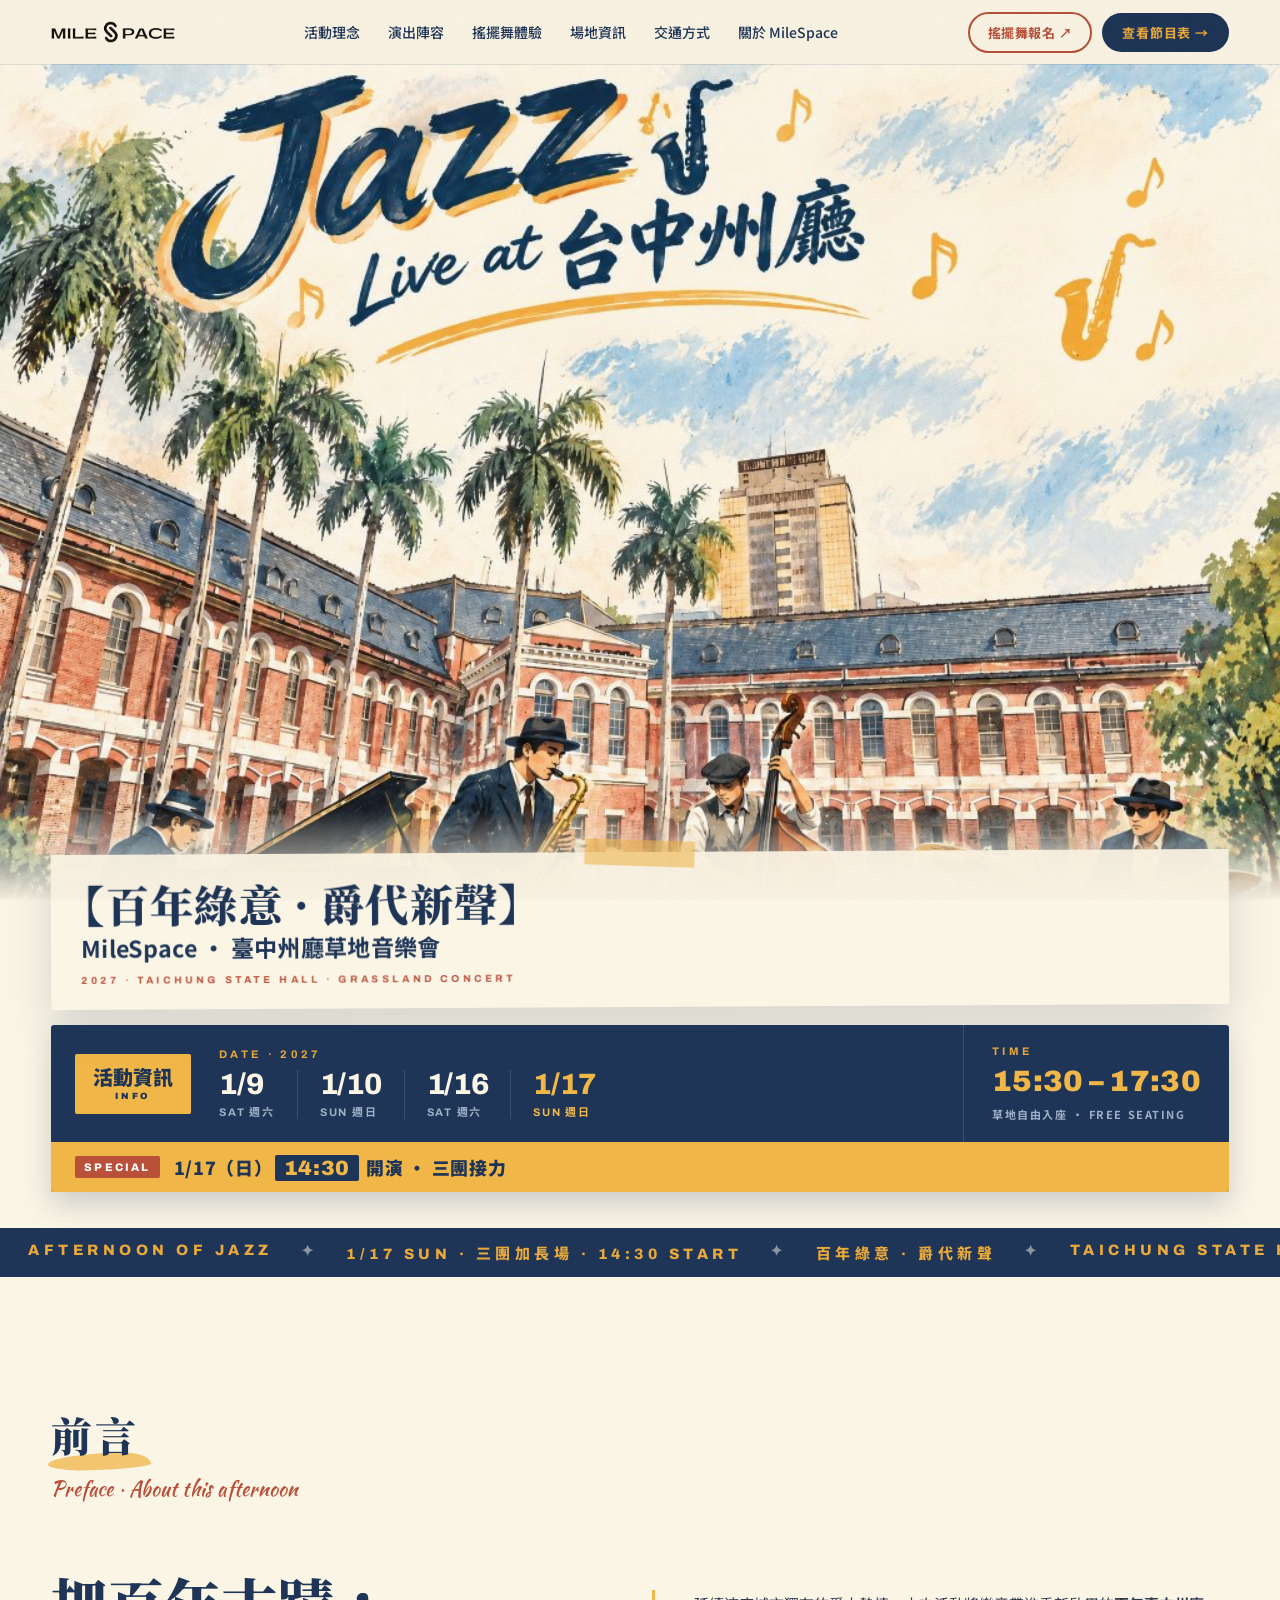
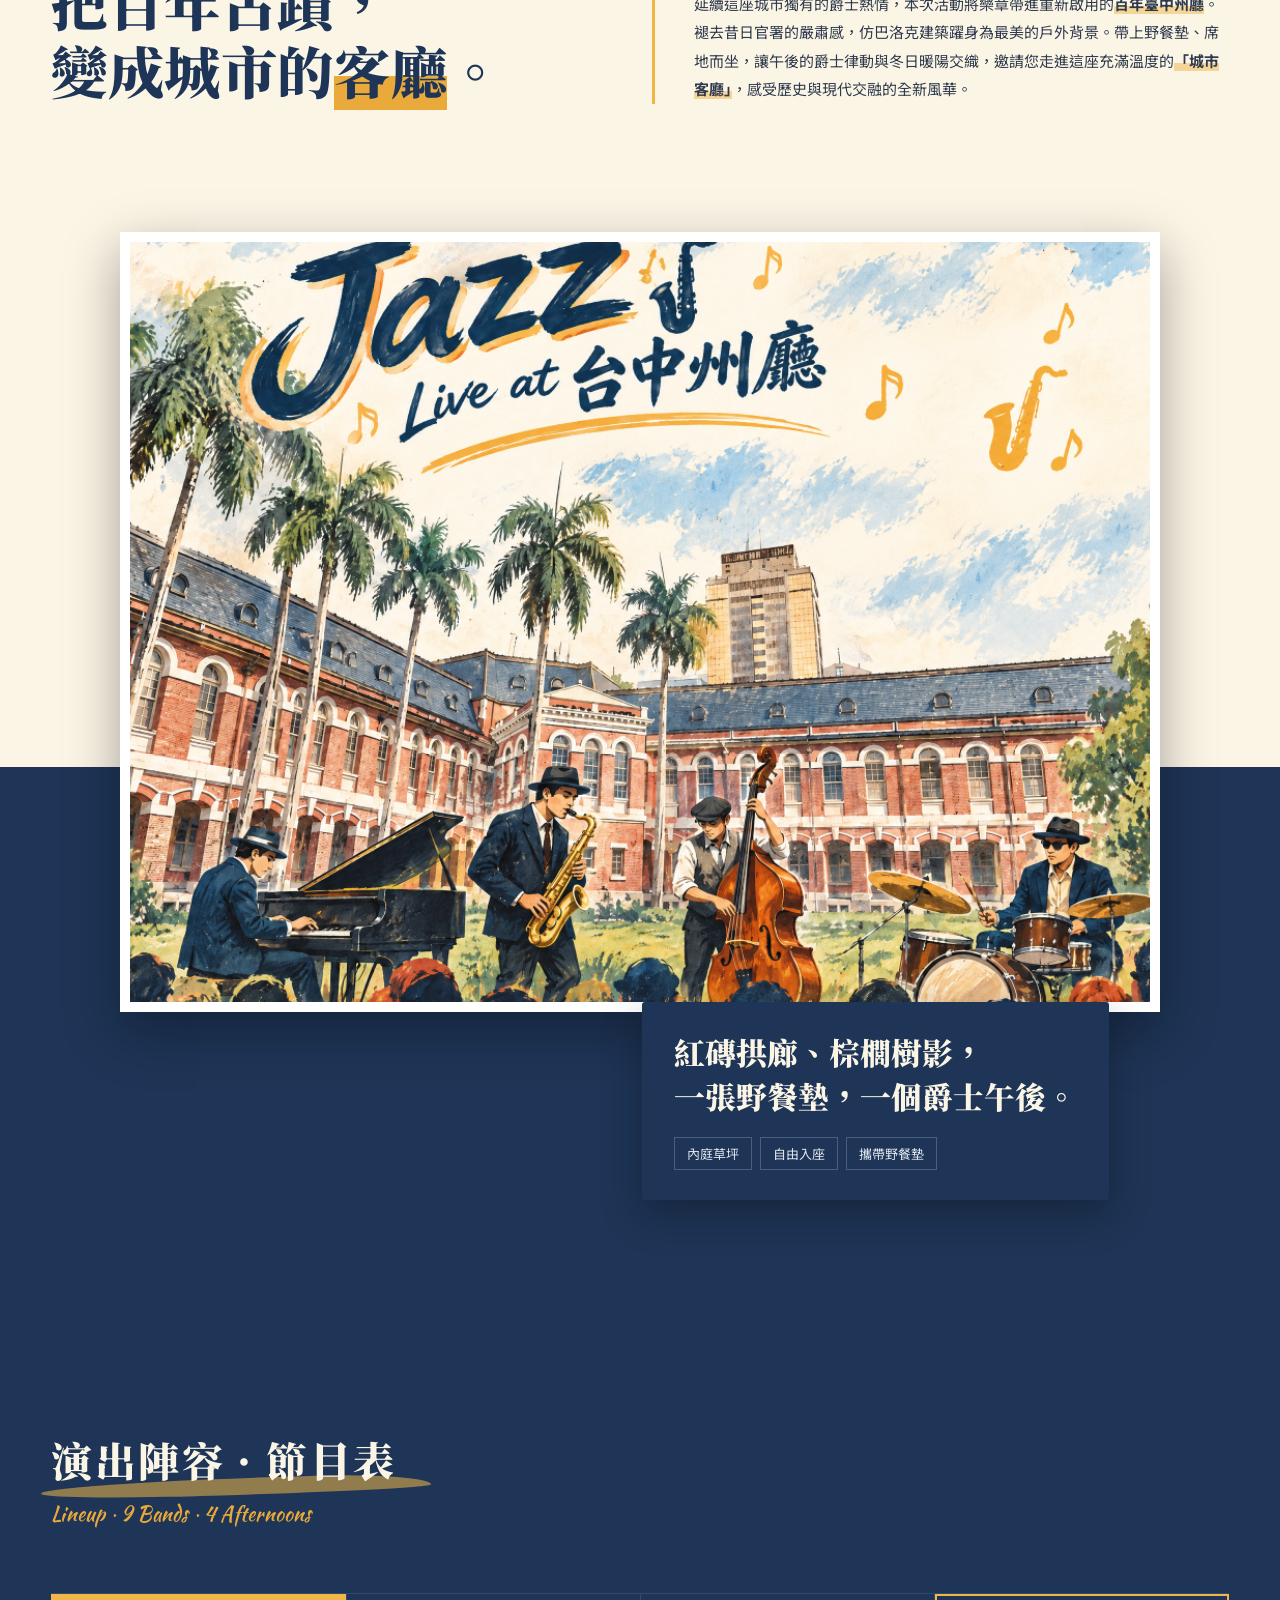
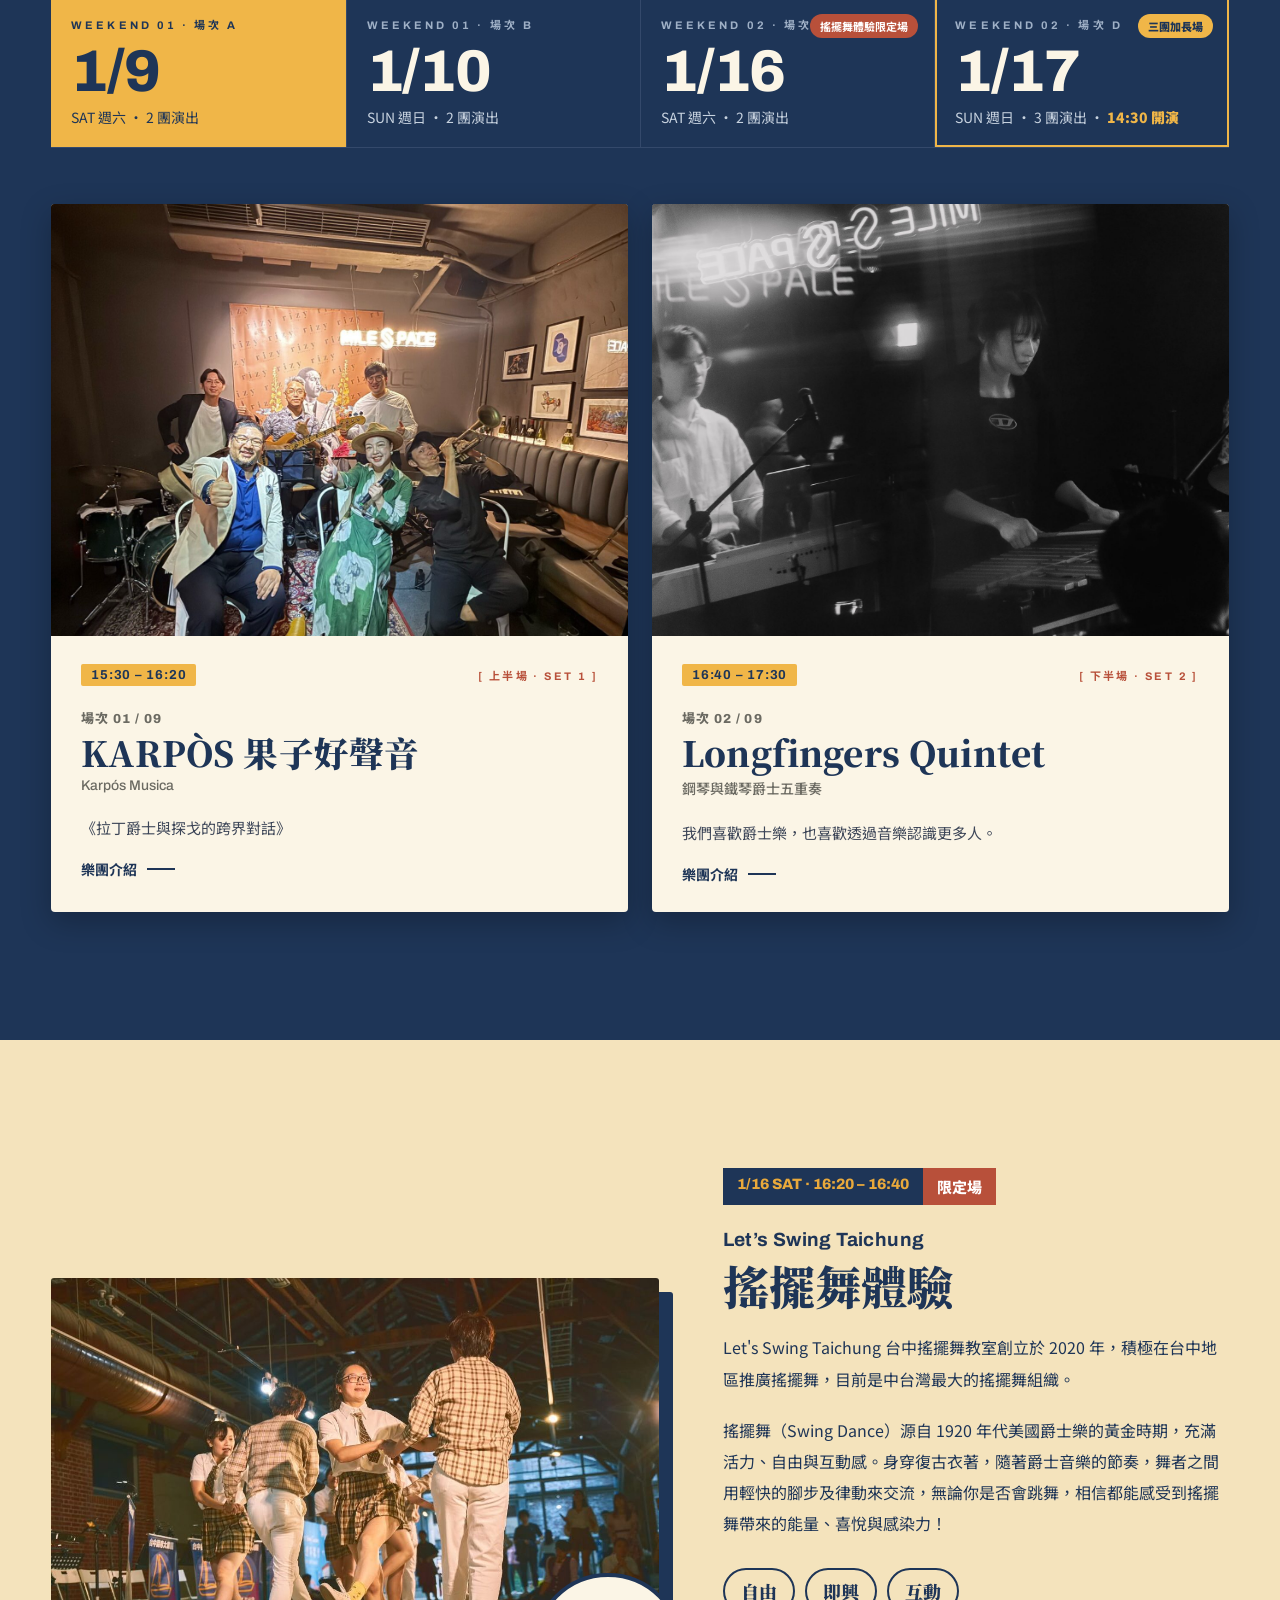
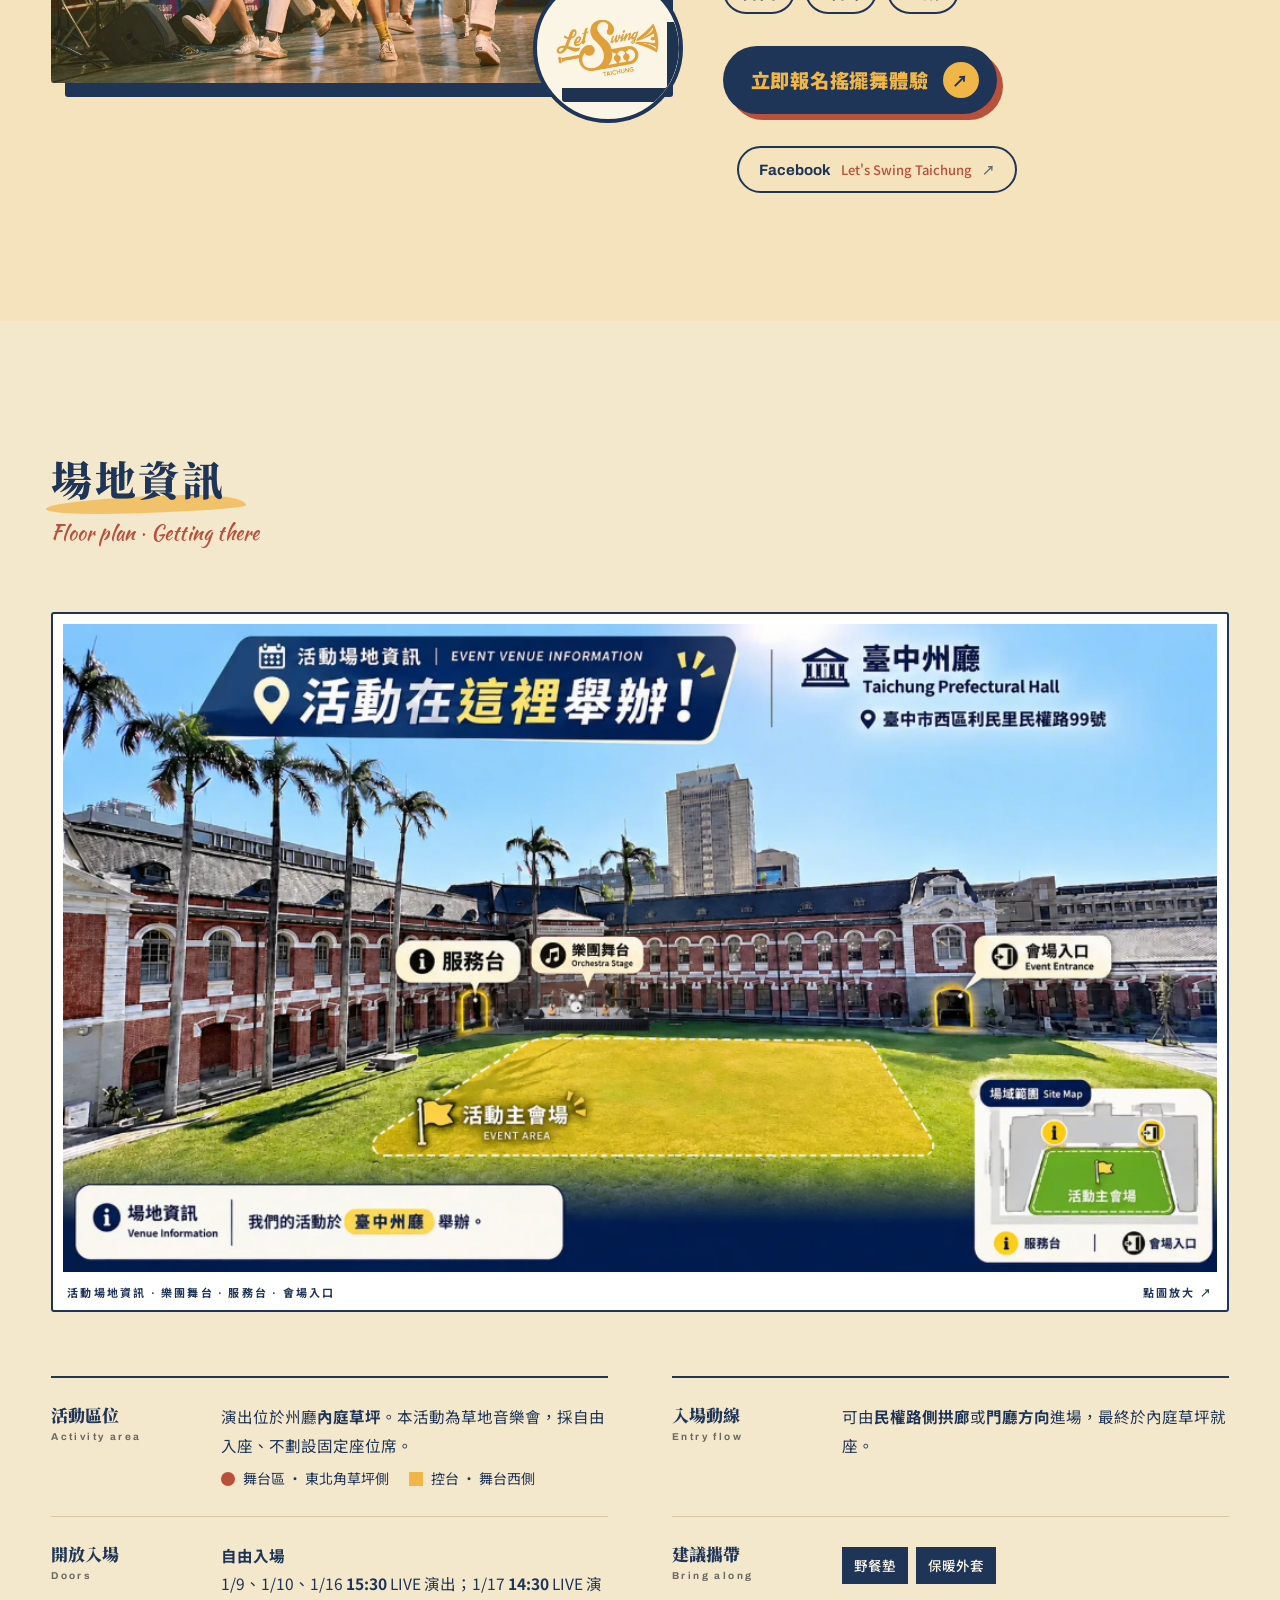
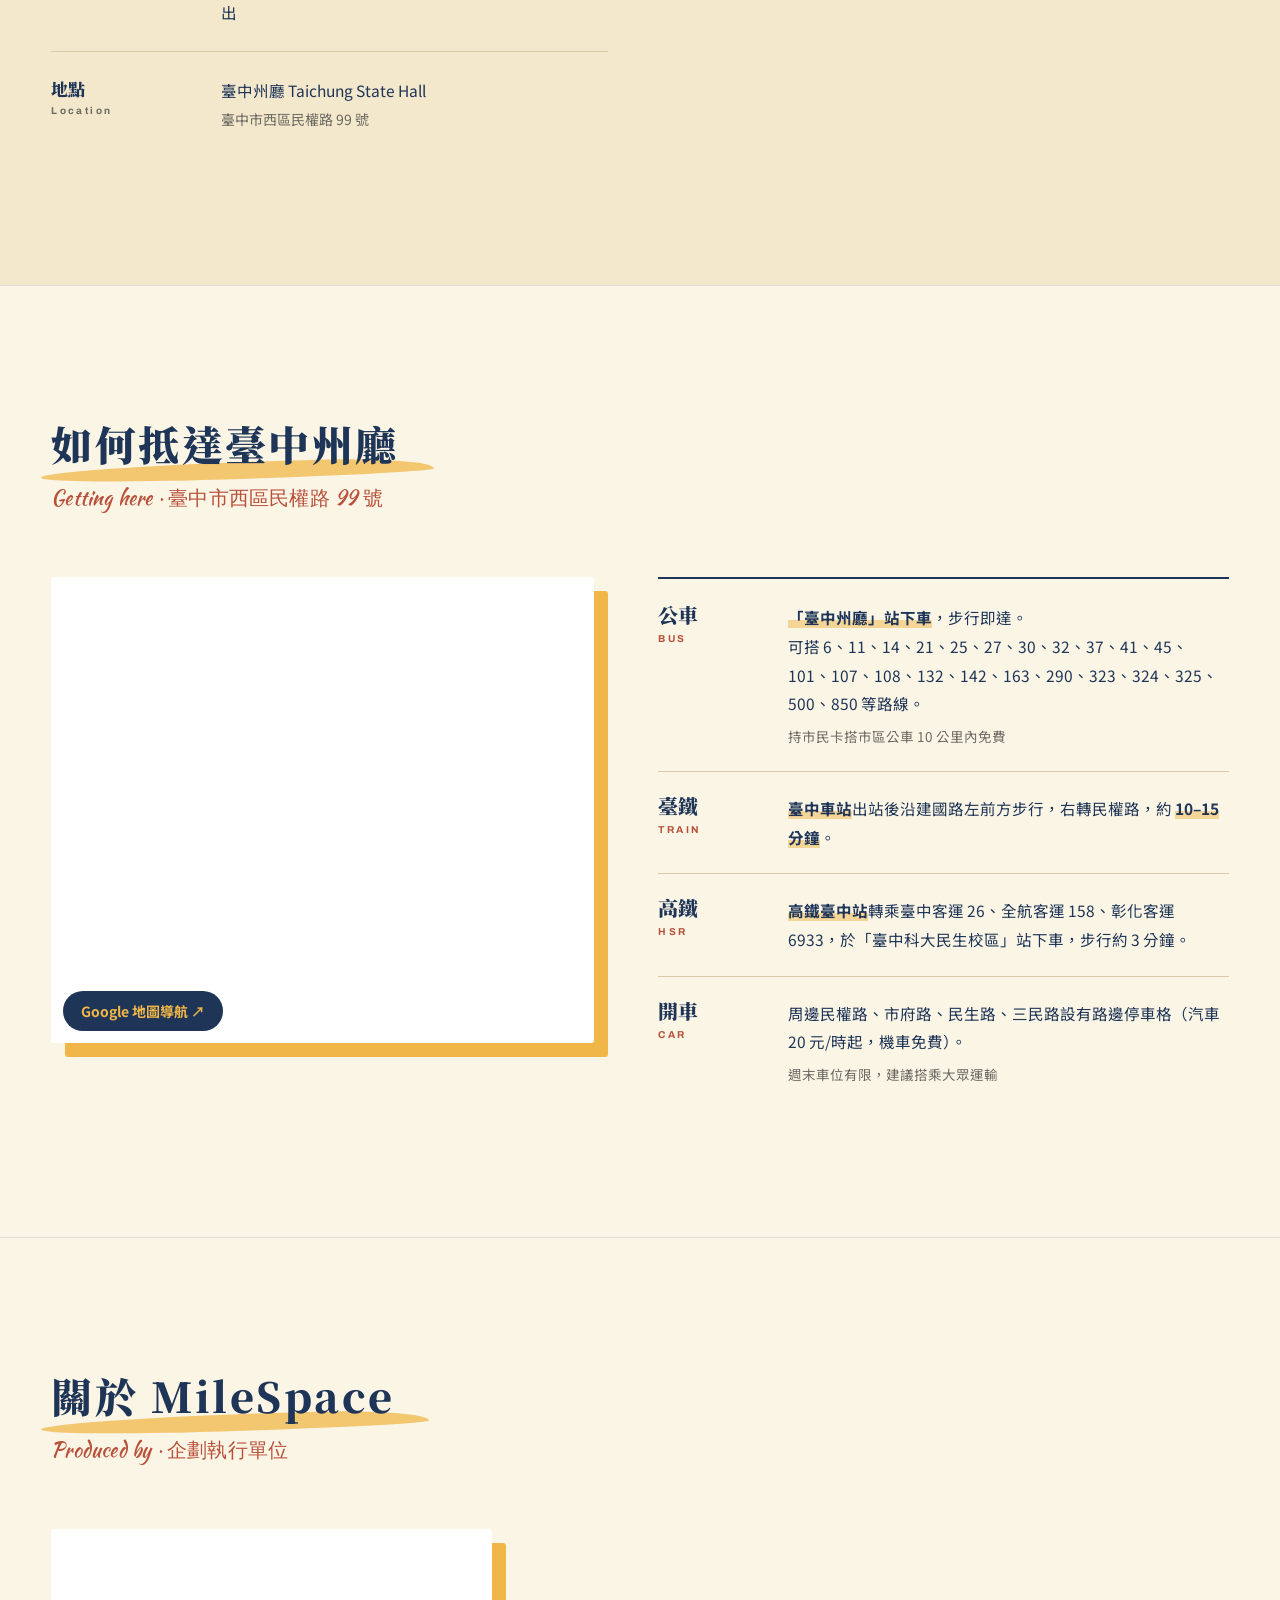
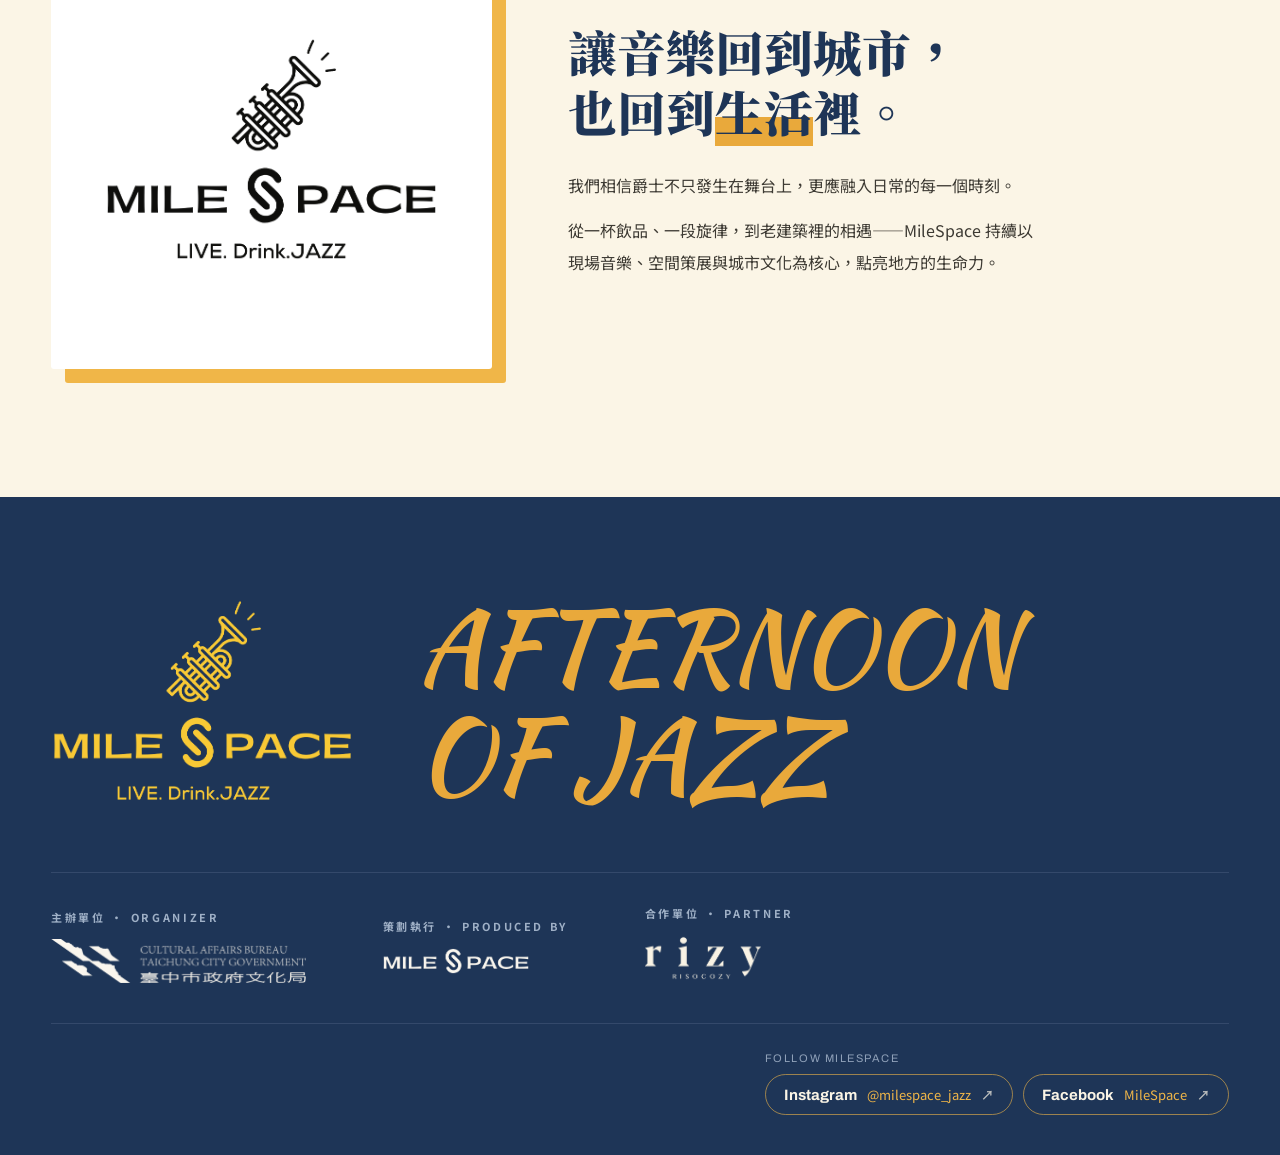
<file: index.html>
<!doctype html>
<html lang="zh-Hant">
<head>
<meta charset="utf-8">
<meta name="build" content="2026-11-23b">
<meta http-equiv="Cache-Control" content="no-cache">
<meta name="viewport" content="width=device-width,initial-scale=1">
<title>【百年綠意 · 爵代新聲】MileSpace · 臺中州廳草地音樂會 2027</title>
<link rel="preconnect" href="https://fonts.googleapis.com">
<link href="https://fonts.googleapis.com/css2?family=Archivo:wght@500;700;800;900&family=Kaushan+Script&family=Noto+Serif+TC:wght@700;900&family=Noto+Sans+TC:wght@400;500;700;900&display=swap" rel="stylesheet">
<link rel="stylesheet" href="site.css?v=20261123b">
</head>
<body>

<nav class="nav" id="nav">
  <div class="wrap">
    <a href="#top" class="logo" aria-label="MileSpace"><img class="lg-d" src="assets/wordmark_dark.png" alt="MileSpace"><img class="lg-l" src="assets/wordmark_light.png" alt=""></a>
    <ul>
      <li><a href="#about">活動理念</a></li>
      <li><a href="#lineup">演出陣容</a></li>
      <li><a href="#swing">搖擺舞體驗</a></li>
      <li><a href="#venue">場地資訊</a></li>
      <li><a href="#access">交通方式</a></li>
      <li><a href="#milespace">關於 MileSpace</a></li>
    </ul>
    <div class="nav-act">
      <a href="https://forms.gle/MwZm1HSQB5UjxSRq8" class="nav-signup" target="_blank" rel="noopener">搖擺舞報名 ↗</a>
      <a href="#lineup" class="cta">查看節目表 →</a>
    </div>
  </div>
</nav>

<!-- HERO -->
<header class="hero" id="top" data-screen-label="01 Hero">
  <div class="art"></div>
  <div class="banner">
    <h1><span class="a">【百年綠意 · 爵代新聲】</span><span class="b">MileSpace · 臺中州廳草地音樂會</span></h1>
    <div class="en">2027 · TAICHUNG STATE HALL · GRASSLAND CONCERT</div>
  </div>
  <div class="spacer"></div>
  <div class="infobar ib2">
    <div class="tag">活動資訊<small>INFO</small></div>
    <div class="cell ib-date">
      <div class="lbl">DATE · 2027</div>
      <div class="dates">
        <a href="#lineup" data-day="0109"><b>1/9</b><span>SAT 週六</span></a>
        <a href="#lineup" data-day="0110"><b>1/10</b><span>SUN 週日</span></a>
        <a href="#lineup" data-day="0116"><b>1/16</b><span>SAT 週六</span></a>
        <a href="#lineup" data-day="0117" class="sp"><b>1/17</b><span>SUN 週日</span></a>
      </div>
    </div>
    <div class="cell ib-time">
      <div class="lbl">TIME</div>
      <div class="t">15:30 – 17:30</div>
      <small>草地自由入座 · FREE SEATING</small>
    </div>
    <div class="ib-sp"><i>SPECIAL</i><span>1/17（日）<b>14:30</b> 開演 · 三團接力</span></div>
  </div>
</header>

<div class="marquee" aria-hidden="true"><div class="track" id="mq"></div></div>

<!-- PREFACE -->
<section class="block preface" id="about" data-screen-label="02 Preface">
  <div class="wrap">
    <div class="shead-wrap reveal">
      <div class="shead"><h2>前言</h2></div>
      <div class="ssub eyebrow">Preface · About this afternoon</div>
    </div>
    <div class="grid pf2">
      <p class="big reveal">把百年古蹟，<br>變成城市的<em>客廳</em>。</p>
      <p class="pf-body reveal">延續這座城市獨有的爵士熱情，本次活動將樂章帶進重新啟用的<b>百年臺中州廳</b>。褪去昔日官署的嚴肅感，仿巴洛克建築躍身為最美的戶外背景。帶上野餐墊、席地而坐，讓午後的爵士律動與冬日暖陽交織，邀請您走進這座充滿溫度的<b>「城市客廳」</b>，感受歷史與現代交融的全新風華。</p>
    </div>
  </div>
</section>

<!-- SCENE -->
<section class="scene" id="scene" data-screen-label="03 Scene">
  <div class="scene-frame">
    <img src="assets/jazz-afternoon.png" alt="臺中州廳草地爵士音樂會" id="sceneImg">
  </div>
  <div class="wrap scene-cap-wrap">
    <div class="scene-cap reveal">
      <p class="q" style="margin-top:0">紅磚拱廊、棕櫚樹影，<br>一張野餐墊，一個爵士午後。</p>
      <div class="tags"><span>內庭草坪</span><span>自由入座</span><span>攜帶野餐墊</span></div>
    </div>
  </div>
</section>

<!-- LINEUP -->
<section class="block lineup dark" id="lineup" data-screen-label="04 Lineup">
  <div class="wrap">
    <div class="shead-wrap reveal">
      <div class="shead"><h2>演出陣容 · 節目表</h2></div>
      <div class="ssub eyebrow">Lineup · 9 Bands · 4 Afternoons</div>
    </div>
    <div class="daytabs" id="daytabs" role="tablist"></div>
    <div class="special" id="special" hidden></div>
    <div class="dayview">
      <div class="bands" id="bands"></div>
    </div>
  </div>
</section>

<!-- SWING -->
<section class="block dance" id="swing" data-screen-label="05 Swing Dance">
  <div class="wrap">
    <div class="grid">
      <div class="ph reveal">
        <img src="assets/dance_v2.jpg" alt="Let's Swing Taichung 搖擺舞">
        <div class="badge"><img src="assets/dance2.jpg" alt="Let's Swing Taichung logo"></div>
      </div>
      <div class="reveal">
        <div class="when"><span>1/16 SAT · 16:20 – 16:40</span><span>限定場</span></div>
        <h3><small>Let’s Swing Taichung</small>搖擺舞體驗</h3>
        <p>Let's Swing Taichung 台中搖擺舞教室創立於 2020 年，積極在台中地區推廣搖擺舞，目前是中台灣最大的搖擺舞組織。</p>
        <p>搖擺舞（Swing Dance）源自 1920 年代美國爵士樂的黃金時期，充滿活力、自由與互動感。身穿復古衣著，隨著爵士音樂的節奏，舞者之間用輕快的腳步及律動來交流，無論你是否會跳舞，相信都能感受到搖擺舞帶來的能量、喜悅與感染力！</p>
        <div class="kw"><span>自由</span><span>即興</span><span>互動</span></div>
        <a class="signup" href="https://forms.gle/MwZm1HSQB5UjxSRq8" target="_blank" rel="noopener"><span>立即報名搖擺舞體驗</span><i>↗</i></a>
        <a class="dance-fb" href="https://www.facebook.com/Letsswingtaichung" target="_blank" rel="noopener">Facebook<span>Let's Swing Taichung</span></a>
      </div>
    </div>
  </div>
</section>

<!-- VENUE -->
<section class="block venue" id="venue" data-screen-label="06 Venue">
  <div class="wrap">
    <div class="shead-wrap reveal">
      <div class="shead"><h2>場地資訊</h2></div>
      <div class="ssub eyebrow">Floor plan · Getting there</div>
    </div>
    <div class="grid">
      <div class="map reveal">
        <a href="assets/venue_info_v2.png" target="_blank" rel="noopener"><img src="assets/venue_info_v2.png" alt="臺中州廳活動場地資訊：活動主會場、樂團舞台、服務台、會場入口位置"></a>
        <div class="cap"><span>活動場地資訊 · 樂團舞台 · 服務台 · 會場入口</span><span>點圖放大 ↗</span></div>
      </div>
      <dl class="reveal">
        <div><dt>活動區位<small>Activity area</small></dt><dd>演出位於州廳<b>內庭草坪</b>。本活動為草地音樂會，採自由入座、不劃設固定座位席。
          <div class="legend"><span><i style="background:var(--red);border-radius:50%"></i>舞台區 · 東北角草坪側</span><span><i style="background:var(--y2)"></i>控台 · 舞台西側</span></div></dd></div>
        <div><dt>入場動線<small>Entry flow</small></dt><dd>可由<b>民權路側拱廊</b>或<b>門廳方向</b>進場，最終於內庭草坪就座。</dd></div>
        <div><dt>開放入場<small>Doors</small></dt><dd><b>自由入場</b><br>1/9、1/10、1/16 <b>15:30</b> LIVE 演出；1/17 <b>14:30</b> LIVE 演出</dd></div>
        <div><dt>建議攜帶<small>Bring along</small></dt><dd><div class="bring"><span>野餐墊</span><span>保暖外套</span></div></dd></div>
        <div><dt>地點<small>Location</small></dt><dd>臺中州廳 Taichung State Hall<br><span style="color:var(--muted);font-size:14px">臺中市西區民權路 99 號</span></dd></div>
      </dl>
    </div>
  </div>
</section>

<!-- ACCESS -->
<section class="block access" id="access" data-screen-label="07 Access">
  <div class="wrap">
    <div class="shead-wrap reveal">
      <div class="shead"><h2>如何抵達臺中州廳</h2></div>
      <div class="ssub eyebrow">Getting here · 臺中市西區民權路 99 號</div>
    </div>
    <div class="ac-grid">
      <div class="ac-map reveal">
        <iframe src="https://www.google.com/maps?q=%E8%87%BA%E4%B8%AD%E5%B7%9E%E5%BB%B3&z=17&output=embed" loading="lazy" referrerpolicy="no-referrer-when-downgrade" title="臺中州廳地圖"></iframe>
        <a class="ac-go" href="https://www.google.com/maps/dir/?api=1&destination=%E8%87%BA%E4%B8%AD%E5%B7%9E%E5%BB%B3" target="_blank" rel="noopener">Google 地圖導航 ↗</a>
      </div>
      <ol class="ac-list reveal">
        <li><span class="k">公車<small>BUS</small></span><div><b>「臺中州廳」站下車</b>，步行即達。<br>可搭 6、11、14、21、25、27、30、32、37、41、45、101、107、108、132、142、163、290、323、324、325、500、850 等路線。<em>持市民卡搭市區公車 10 公里內免費</em></div></li>
        <li><span class="k">臺鐵<small>TRAIN</small></span><div><b>臺中車站</b>出站後沿建國路左前方步行，右轉民權路，約 <b>10–15 分鐘</b>。</div></li>
        <li><span class="k">高鐵<small>HSR</small></span><div><b>高鐵臺中站</b>轉乘臺中客運 26、全航客運 158、彰化客運 6933，於「臺中科大民生校區」站下車，步行約 3 分鐘。</div></li>
        <li><span class="k">開車<small>CAR</small></span><div>周邊民權路、市府路、民生路、三民路設有路邊停車格（汽車 20 元/時起，機車免費）。<em>週末車位有限，建議搭乘大眾運輸</em></div></li>
      </ol>
    </div>
  </div>
</section>

<!-- ABOUT MILESPACE -->
<section class="block ms-about" id="milespace" data-screen-label="08 About MileSpace">
  <div class="wrap">
    <div class="shead-wrap reveal">
      <div class="shead"><h2>關於 MileSpace</h2></div>
      <div class="ssub eyebrow">Produced by · 企劃執行單位</div>
    </div>
    <div class="ms-grid">
      <div class="ms-logo reveal"><img src="assets/logo_dark.png" alt="MileSpace · LIVE. Drink. JAZZ"></div>
      <div class="ms-copy reveal">
        <p class="ms-lead">讓音樂回到城市，<br>也回到<em>生活</em>裡。</p>
        <p>我們相信爵士不只發生在舞台上，更應融入日常的每一個時刻。</p>
        <p>從一杯飲品、一段旋律，到老建築裡的相遇——MileSpace 持續以現場音樂、空間策展與城市文化為核心，點亮地方的生命力。</p>
      </div>
    </div>
  </div>
</section>

<footer data-screen-label="09 Footer">
  <div class="wrap">
    <div class="foot-brand"><img src="assets/logo_yellow.png" alt="MileSpace · LIVE. Drink. JAZZ"><div class="big">AFTERNOON<br>OF JAZZ</div></div>
    <div class="credits">
      <div><small>主辦單位 · ORGANIZER</small><img class="cr-gov" src="assets/tccab_light.png" alt="臺中市政府文化局"></div>
      <div><small>策劃執行 · PRODUCED BY</small><img class="cr-ms" src="assets/wordmark_light.png" alt="MileSpace"></div>
      <div><small>合作單位 · PARTNER</small><img class="cr-rizy" src="assets/rizy_light.png" alt="rizy RISOCOZY"></div>
    </div>
    <div class="row">
      <div class="social">
        <small>FOLLOW MILESPACE</small>
        <div class="social-links">
          <a href="https://www.instagram.com/milespace_jazz/" target="_blank" rel="noopener">Instagram<span>@milespace_jazz</span></a>
          <a href="https://www.facebook.com/profile.php?id=100095551352360" target="_blank" rel="noopener">Facebook<span>MileSpace</span></a>
        </div>
      </div>
    </div>
  </div>
</footer>

<!-- BAND MODAL -->
<div class="modal" id="modal" aria-hidden="true">
  <div class="bg" data-close></div>
  <div class="sheet" id="sheet" role="dialog" aria-modal="true"></div>
</div>

<script src="data.js?v=20261120b"></script>
<script src="site.js?v=20261120b"></script>
</body>
</html>
</file>
<file: site.css>
:root{
  /* Watercolor theme — sampled from the "Jazz Live at 台中州廳" painting */
  --y:#E9A93B; --y2:#F0B648; --ink:#1E3557; --ink2:#16284a; --cream:#FBF5E6; --cream2:#F3E7CC;
  --red:#B8503A; --muted:#6b6a62; --green:#5E7F4A; --sky:#7FA6CC;
  --zh:"Noto Sans TC",system-ui,sans-serif;
  --serif:"Noto Serif TC","Noto Sans TC",serif;
  --script:"Kaushan Script",cursive;
  --disp:"Archivo","Noto Sans TC",sans-serif;
  --mono:"JetBrains Mono",ui-monospace,monospace;
}
*{box-sizing:border-box;margin:0;padding:0}
html{scroll-behavior:smooth;scroll-padding-top:64px}
body{font-family:var(--zh);background:var(--cream);color:var(--ink);-webkit-font-smoothing:antialiased;overflow-x:hidden}
img{display:block;max-width:100%}
a{color:inherit;text-decoration:none}
button{font:inherit;color:inherit;background:none;border:0;cursor:pointer}
.wrap{max-width:1280px;margin:0 auto;padding:0 clamp(20px,4vw,56px)}
.eyebrow{font-family:var(--disp);font-weight:700;font-size:12px;letter-spacing:.32em;text-transform:uppercase}

/* NAV */
.nav{position:fixed;inset:0 0 auto 0;z-index:50;height:64px;display:flex;align-items:center;transition:background .3s,color .3s}
.nav .wrap{display:flex;align-items:center;justify-content:space-between;width:100%}
.nav.solid{background:var(--ink);color:var(--cream)}
.nav .logo{display:block;position:relative;height:22px}
.nav .logo img{height:22px;width:auto;transition:opacity .3s}
.nav .logo .lg-l{position:absolute;left:0;top:0;opacity:0}
.nav.solid .logo .lg-d{opacity:0}.nav.solid .logo .lg-l{opacity:1}
.hero .banner .row{align-items:flex-start}
.hero-logo{height:clamp(64px,7vw,96px);width:auto;margin:-6px 0 -4px -4px}
.nav ul{display:flex;gap:28px;list-style:none;font-size:14px;font-weight:500}
.nav ul a{position:relative;padding:6px 0}
.nav ul a::after{content:"";position:absolute;left:0;right:100%;bottom:0;height:2px;background:var(--y);transition:right .25s}
.nav ul a:hover::after,.nav ul a.on::after{right:0}
.nav .cta{background:var(--ink);color:var(--y);padding:10px 18px;font-weight:700;font-size:13px;letter-spacing:.06em}
.nav.solid .cta{background:var(--y);color:var(--ink)}
@media(max-width:900px){.nav ul{display:none}}

/* HERO */
.hero{position:relative;min-height:100vh;background:var(--y);overflow:hidden;display:flex;flex-direction:column;justify-content:flex-end}
.hero .art{position:absolute;inset:0;background:url(assets/cover.jpg) center 70%/cover no-repeat;transform:scale(1.04);animation:heroIn 2.4s cubic-bezier(.2,.7,.2,1) forwards}
@keyframes heroIn{to{transform:scale(1)}}
.hero .banner{position:relative;z-index:2;margin-top:clamp(110px,16vh,180px);background:rgba(248,201,53,.94);clip-path:polygon(0 0,100% 0,88% 100%,0 100%);padding:clamp(22px,3vw,40px) 16% clamp(24px,3vw,40px) clamp(20px,4vw,56px);max-width:1180px;animation:slideIn 1s .2s cubic-bezier(.2,.7,.2,1) both}
@keyframes slideIn{from{transform:translateX(-30px);opacity:0}}
.hero .banner .row{display:flex;justify-content:space-between;margin-bottom:18px}
.hero h1{font-weight:900;line-height:1.08;letter-spacing:.01em}
.hero h1 .a{display:block;font-size:clamp(38px,6.4vw,92px);margin-left:-.45em}
.hero h1 .b{display:block;font-size:clamp(24px,3.6vw,52px);margin-top:.15em}
.hero .banner .en{margin-top:20px;font-family:var(--disp);font-weight:700;font-size:clamp(10px,1vw,13px);letter-spacing:.36em}
.hero .spacer{flex:1}
.infobar{position:relative;z-index:2;margin:0 clamp(20px,4vw,56px) clamp(24px,4vh,48px);background:var(--ink);color:var(--cream);display:grid;grid-template-columns:auto 1fr auto;align-items:center;border-left:8px solid var(--y2);animation:up .9s .5s both}
@keyframes up{from{transform:translateY(24px);opacity:0}}
.infobar .tag{margin:16px 20px;background:var(--y2);color:var(--ink);padding:12px 18px;text-align:center;font-weight:900;font-size:20px;line-height:1.1}
.infobar .tag small{display:block;font-family:var(--disp);font-size:9px;letter-spacing:.3em;margin-top:4px}
.infobar .cell{padding:16px 24px}
.infobar .lbl{font-family:var(--disp);font-size:11px;letter-spacing:.3em;color:var(--y);font-weight:700;margin-bottom:8px}
.infobar .dates{display:flex;flex-wrap:wrap;gap:6px 0;font-family:var(--disp);font-weight:700;font-size:clamp(17px,1.8vw,24px)}
.infobar .dates a{padding:0 16px;border-left:2px solid var(--y)}
.infobar .dates a:first-child{padding-left:0;border:0}
.infobar .dates a:hover{color:var(--y)}
.infobar .dates a.sp{color:var(--y2);display:inline-flex;align-items:center;gap:10px}
.infobar .dates a.sp em{font-style:normal;font-family:var(--sans,inherit);font-size:12px;font-weight:900;background:var(--red);color:#fff;padding:4px 9px;letter-spacing:.04em;line-height:1.1;animation:spPulse 2.4s ease-in-out infinite}
@keyframes spPulse{50%{transform:scale(1.06)}}
.infobar .time .sp-time{display:block;font-family:inherit;font-size:13px;font-weight:700;color:var(--cream);letter-spacing:.04em;margin-top:6px}
.infobar .time .sp-time b{color:var(--ink);background:var(--y2);padding:1px 6px;font-weight:900}
.infobar .time{border-left:1px solid #34496b;color:var(--y);font-weight:900;font-size:clamp(20px,2.2vw,30px);font-family:var(--disp)}
.infobar .time small{display:block;font-size:9px;letter-spacing:.3em;color:#9fb0c6;font-weight:700;margin-top:6px}
@media(max-width:820px){.infobar{grid-template-columns:1fr}.infobar .tag{display:none}.infobar .time{border-left:0;border-top:1px solid #333}
  .hero .banner{clip-path:none;padding-right:20px}.hero h1 .a{margin-left:-.3em}}

/* MARQUEE */
.marquee{background:var(--ink);color:var(--y);overflow:hidden;white-space:nowrap;padding:14px 0;font-family:var(--disp);font-weight:800;font-size:15px;letter-spacing:.3em}
.marquee .track{display:inline-flex;animation:mq 40s linear infinite}
.marquee span{padding:0 28px}
.marquee i{font-style:normal;color:var(--cream);opacity:.5}
@keyframes mq{to{transform:translateX(-50%)}}

/* SECTION HEAD (black bar + yellow block, from the deck) */
section.block{padding:clamp(80px,10vw,140px) 0}
.shead{display:flex;align-items:stretch;margin-bottom:14px}
.shead::before{content:"";width:clamp(28px,3vw,44px);background:var(--y2);margin-right:10px}
.shead h2{background:var(--ink);color:var(--cream);font-weight:900;font-size:clamp(24px,2.8vw,38px);padding:14px 40px 14px 28px;letter-spacing:.04em}
.ssub{margin-left:calc(clamp(28px,3vw,44px) + 38px);color:var(--muted)}
.shead-wrap{margin-bottom:clamp(40px,5vw,72px)}
.dark .shead h2{background:var(--y2);color:var(--ink)}
.dark .ssub{color:#b3c1d3}

/* PREFACE */
.preface .grid{display:grid;grid-template-columns:1.05fr 1fr;gap:clamp(40px,6vw,96px);align-items:start}
.preface .big{font-weight:900;font-size:clamp(34px,4.4vw,64px);line-height:1.2;letter-spacing:.01em;text-wrap:balance}
.preface .big em{font-style:normal;background:linear-gradient(transparent 58%,var(--y) 58%)}
.preface .big + p{margin-top:28px;color:var(--muted);font-size:15px;line-height:1.9;max-width:28em}
.preface ol{list-style:none;display:grid;gap:36px}
.preface li{display:grid;grid-template-columns:56px 1fr;gap:12px;font-size:16px;line-height:2;text-wrap:pretty}
.preface li .n{font-family:var(--disp);font-weight:800;font-size:13px;color:var(--ink);border-top:3px solid var(--y2);padding-top:6px;height:fit-content;letter-spacing:.1em}
.preface li b{font-weight:700;background:linear-gradient(transparent 62%,rgba(248,201,53,.55) 62%)}
@media(max-width:900px){.preface .grid{grid-template-columns:1fr}}

/* SCENE — full-bleed key visual, framed by the brand yellow/black */
.scene{position:relative;background:var(--ink);padding-bottom:clamp(72px,8vw,112px)}
.scene::before{content:"";position:absolute;left:0;right:0;top:0;height:50%;background:var(--cream)}
.scene-frame{position:relative;margin:0 auto;width:min(1080px,calc(100% - 2*clamp(12px,2vw,28px)),calc((100vh - 120px) * 4 / 3));aspect-ratio:4/3;overflow:hidden;border:10px solid var(--y2);box-shadow:inset 0 0 0 1px rgba(0,0,0,.2);box-sizing:border-box}
.scene-frame img{display:block;width:100%;height:100%;object-fit:cover;object-position:center;will-change:transform;transform:scale(1.04)}
.scene-cap-wrap{position:relative;margin:-10px auto 0;width:min(1080px,calc(100% - 2*clamp(12px,2vw,28px)),calc((100vh - 120px) * 4 / 3));z-index:2;display:flex;justify-content:flex-end}
.scene-cap{background:var(--ink);color:var(--cream);max-width:560px;padding:28px 32px 30px;border-left:8px solid var(--y2)}
.scene-cap .k{display:inline-block;background:var(--y2);color:var(--ink);font-weight:900;font-size:16px;padding:8px 14px;line-height:1.1}
.scene-cap .k small{display:block;font-family:var(--disp);font-size:9px;letter-spacing:.28em;margin-top:3px}
.scene-cap .q{font-weight:900;font-size:clamp(22px,2.4vw,32px);line-height:1.45;margin-top:18px;text-wrap:balance}
.scene-cap .tags{display:flex;gap:8px;flex-wrap:wrap;margin-top:18px}
.scene-cap .tags span{border:1px solid #4a5f80;padding:6px 12px;font-size:13px;color:#dfe6ee}
@media(max-width:700px){.scene-frame{border-width:6px;width:calc(100% - 24px)}.scene-cap-wrap{margin-top:-6px;width:calc(100% - 24px)}.scene-cap{padding:22px}}

/* LINEUP */
.lineup{background:var(--ink);color:var(--cream)}
.daytabs{display:grid;grid-template-columns:repeat(4,1fr);border-top:1px solid #34496b;border-bottom:1px solid #34496b;margin-bottom:56px}
.daytab{padding:22px 20px 20px;text-align:left;border-left:1px solid #34496b;position:relative;transition:background .25s,color .25s}
.daytab:first-child{border-left:0}
.daytab .wk{font-family:var(--disp);font-size:11px;letter-spacing:.28em;color:#9fb0c6;font-weight:700}
.daytab .d{font-family:var(--disp);font-weight:800;font-size:clamp(36px,4.6vw,68px);line-height:1;margin:10px 0 6px;letter-spacing:-.02em}
.daytab .dw{font-size:14px;color:#c7d2df}
.daytab .pill{position:absolute;top:20px;right:16px;background:var(--red);color:#fff;font-size:11px;font-weight:700;padding:4px 10px;border-radius:99px}
.daytab:hover{background:#263a5a}
.daytab.on{background:var(--y2);color:var(--ink)}
.daytab.on .wk,.daytab.on .dw{color:var(--ink)}
.daytab .dw b{color:var(--y2);font-weight:900}
.daytab.on .dw b{color:var(--ink);background:#fff;padding:0 5px}
.daytab.sp{box-shadow:inset 0 0 0 2px var(--y2)}
.daytab.sp .pill{background:var(--y2);color:var(--ink);font-weight:900}
.daytab.sp.on .pill{background:var(--ink);color:var(--y2)}
/* 1/17 special banner */
.special{display:grid;grid-template-columns:auto 1fr auto;gap:32px;align-items:center;background:var(--y2);color:var(--ink);padding:24px 32px;margin:-24px 0 48px;animation:up .5s both}
.special[hidden]{display:none}
.special .sp-k{font-family:var(--disp);font-size:11px;font-weight:800;letter-spacing:.28em}
.special .sp-n{font-family:var(--disp);font-weight:900;font-size:96px;line-height:.9;letter-spacing:-.04em}
.special .sp-n span{font-family:inherit;font-size:28px;letter-spacing:0;margin-left:4px}
.special h3{font-weight:900;font-size:clamp(22px,2.4vw,32px);line-height:1.25}
.special p{margin-top:8px;font-size:15px;line-height:1.7}
.special p b{background:var(--ink);color:var(--y2);padding:1px 8px;font-weight:900}
.special .sp-r{list-style:none;margin:0;padding:0 0 0 28px;border-left:2px solid var(--ink);display:grid;gap:8px;font-weight:700;font-size:15px}
.special .sp-r li{display:flex;gap:12px;align-items:baseline}
.special .sp-r span{font-family:var(--disp);font-weight:800;font-size:13px;background:var(--ink);color:var(--y2);padding:2px 7px;min-width:48px;text-align:center}
@media(max-width:900px){.special{grid-template-columns:auto 1fr;margin-top:-32px}.special .sp-r{grid-column:1/-1;border-left:0;border-top:2px solid var(--ink);padding:16px 0 0}}
@media(max-width:520px){.special{padding:20px;gap:16px}.special .sp-n{font-size:64px}}
@media(max-width:760px){.daytabs{grid-template-columns:repeat(2,1fr)}.daytab:nth-child(3){border-left:0}.daytab:nth-child(n+3){border-top:1px solid #34496b}.daytab .pill{position:static;display:inline-block;margin-top:8px}}

.dayview{display:grid;grid-template-columns:1fr 360px;gap:56px;align-items:start}
@media(max-width:1060px){.dayview{grid-template-columns:1fr}}
.bands{display:grid;gap:28px}
.band{display:grid;grid-template-columns:1.15fr 1fr;background:var(--cream);color:var(--ink);text-align:left;width:100%;overflow:hidden;position:relative;animation:fadeUp .6s both}
.band:nth-child(2){animation-delay:.08s}.band:nth-child(3){animation-delay:.16s}
@keyframes fadeUp{from{opacity:0;transform:translateY(18px)}}
.band .ph{aspect-ratio:4/3;overflow:hidden;background:#222}
.band .ph img{width:100%;height:100%;object-fit:cover;transition:transform .8s cubic-bezier(.2,.7,.2,1),filter .5s;filter:saturate(.9)}
.band:hover .ph img{transform:scale(1.05);filter:saturate(1.1)}
.band .tx{padding:28px 30px;display:flex;flex-direction:column;border-left:8px solid var(--y2)}
.band .meta{display:flex;justify-content:space-between;align-items:center;font-family:var(--disp);font-weight:700;font-size:12px;letter-spacing:.2em}
.band .meta .t{background:var(--y2);padding:4px 10px;letter-spacing:.06em;font-size:13px}
.band .meta .s{color:var(--red);font-size:11px}
.band .no{font-family:var(--disp);font-weight:800;font-size:13px;color:var(--muted);margin-top:22px;letter-spacing:.1em}
.band h3{font-weight:900;font-size:clamp(26px,2.7vw,40px);line-height:1.12;margin-top:6px;letter-spacing:.005em}
.band .en{font-family:var(--disp);font-size:14px;color:var(--muted);margin-top:6px;font-weight:500}
.band .lead{margin-top:auto;padding-top:22px;font-size:15px;line-height:1.75;color:#3d4658}
.band .more{margin-top:18px;display:inline-flex;gap:10px;align-items:center;font-weight:700;font-size:14px}
.band .more span{display:inline-block;width:28px;height:2px;background:var(--ink);transition:width .3s}
.band:hover .more span{width:48px}
@media(max-width:700px){.band{grid-template-columns:1fr}.band .tx{border-left:0;border-top:8px solid var(--y2)}}

.sched{position:sticky;top:88px;border:1px solid #34496b}
.sched h4{display:flex;justify-content:space-between;align-items:baseline;padding:18px 22px;border-bottom:1px solid #34496b;font-weight:700}
.sched h4 .eyebrow{color:var(--y);font-size:11px}
.sched ol{list-style:none}
.sched li{display:grid;grid-template-columns:104px 1fr;gap:14px;padding:14px 22px;border-bottom:1px solid #2b3f60;font-size:14px}
.sched li:last-child{border:0}
.sched .tm{font-family:var(--disp);font-weight:700;font-size:13px;color:#b3c1d3;padding-top:1px}
.sched .pg b{display:block;font-weight:700;margin-bottom:3px}
.sched .pg span{color:#9fb0c6;font-size:12.5px;line-height:1.6}
.sched li.set{background:var(--y2);color:var(--ink)}
.sched li.set .tm,.sched li.set .pg span{color:#3a2c10}
.sched li.dance{background:rgba(229,53,43,.14)}
.sched li.dance b{color:#ff6a5f}
.sched li.host b{color:var(--y)}

/* MODAL */
.modal{position:fixed;inset:0;z-index:100;display:none}
.modal.open{display:block}
.modal .bg{position:absolute;inset:0;background:rgba(10,10,8,.72);backdrop-filter:blur(4px);animation:fade .3s}
@keyframes fade{from{opacity:0}}
.modal .sheet{position:absolute;top:0;right:0;bottom:0;width:min(880px,100%);background:var(--cream);overflow-y:auto;animation:sheet .45s cubic-bezier(.2,.7,.2,1)}
@keyframes sheet{from{transform:translateX(60px);opacity:0}}
.modal .close{position:sticky;top:0;float:right;z-index:3;margin:16px;width:48px;height:48px;background:var(--ink);color:var(--y);font-size:22px;font-weight:300}
.modal .hero-ph{aspect-ratio:16/9;overflow:hidden;background:#222;clear:none;margin-top:-80px}
.modal .hero-ph img{width:100%;height:100%;object-fit:cover}
.modal .body{padding:40px clamp(24px,5vw,56px) 72px}
.modal .tagrow{display:flex;gap:10px;flex-wrap:wrap;font-family:var(--disp);font-weight:700;font-size:12px;letter-spacing:.14em}
.modal .tagrow span{background:var(--ink);color:var(--cream);padding:6px 12px}
.modal .tagrow span.y{background:var(--y2);color:var(--ink)}
.modal h3{font-weight:900;font-size:clamp(34px,4.4vw,56px);line-height:1.1;margin-top:22px}
.modal .en{font-family:var(--disp);color:var(--muted);font-size:16px;margin-top:8px}
.modal .lead{font-weight:700;font-size:20px;line-height:1.6;margin:32px 0 20px;padding-left:18px;border-left:4px solid var(--y2)}
.modal .bio p{font-size:15.5px;line-height:2;margin-bottom:14px;color:#2f3a4d;text-wrap:pretty}
.modal .cols{display:grid;grid-template-columns:1fr 1fr;gap:40px;margin-top:40px;padding-top:32px;border-top:2px solid var(--ink)}
@media(max-width:640px){.modal .cols{grid-template-columns:1fr}}
.modal h5{font-family:var(--disp);font-size:11px;letter-spacing:.3em;font-weight:800;margin-bottom:16px}
.modal .mem{display:grid;gap:10px}
.modal .mem div{display:grid;grid-template-columns:96px 1fr;font-size:15px}
.modal .mem dt{color:var(--red);font-weight:700}
.modal .hl{list-style:none;display:grid;gap:10px;font-size:14.5px;line-height:1.6}
.modal .hl li{display:grid;grid-template-columns:18px 1fr}
.modal .hl li::before{content:"";width:8px;height:8px;background:var(--y2);margin-top:8px}
.modal .nav2{display:flex;justify-content:space-between;margin-top:56px;gap:12px}
.modal .nav2 button{border:2px solid var(--ink);padding:14px 20px;font-weight:700;font-size:14px;text-align:left;flex:1;transition:background .2s}
.modal .nav2 button:hover{background:var(--y2)}
.modal .nav2 button small{display:block;font-family:var(--disp);font-size:10px;letter-spacing:.24em;color:var(--muted);margin-bottom:4px}
.modal .nav2 .nx{text-align:right}

/* DANCE */
.dance{background:var(--y);position:relative;overflow:hidden}
.dance .grid{display:grid;grid-template-columns:1.2fr 1fr;gap:clamp(32px,5vw,80px);align-items:center}
.dance .ph{position:relative}
.dance .ph img{width:100%;aspect-ratio:3/2;object-fit:cover;box-shadow:16px 16px 0 var(--ink)}
.dance .badge{position:absolute;right:-24px;bottom:-40px;width:150px;height:150px;border-radius:50%;background:var(--cream);display:grid;place-items:center;overflow:hidden;border:4px solid var(--ink)}
.dance .badge img{width:84%;mix-blend-mode:multiply}
.dance .when{display:inline-flex;gap:0;font-family:var(--disp);font-weight:800;margin-bottom:24px}
.dance .when span{background:var(--ink);color:var(--y);padding:8px 14px;font-size:15px}
.dance .when span+span{background:var(--red);color:#fff}
.dance h3{font-weight:900;font-size:clamp(30px,3.6vw,52px);line-height:1.15}
.dance h3 small{display:block;font-family:var(--disp);font-size:clamp(16px,1.5vw,20px);font-weight:700;margin-bottom:8px;letter-spacing:.02em}
.dance p{font-size:16px;line-height:1.95;margin-top:20px;text-wrap:pretty}
.dance .kw{display:flex;gap:10px;margin-top:28px;flex-wrap:wrap}
.dance .kw span{border:2px solid var(--ink);padding:8px 16px;font-weight:900;font-size:18px}
@media(max-width:900px){.dance .grid{grid-template-columns:1fr}.dance .badge{right:12px;width:110px;height:110px;bottom:-30px}}

/* HOST */
.host .grid{display:grid;grid-template-columns:420px 1fr;gap:clamp(40px,6vw,96px);align-items:start}
.host .ph{position:relative}
.host .ph img{width:100%;aspect-ratio:4/5;object-fit:cover;object-position:60% center}
.host .ph::after{content:"HOST · EMCEE";position:absolute;left:-1px;bottom:24px;background:var(--y2);font-family:var(--disp);font-weight:800;font-size:12px;letter-spacing:.3em;padding:10px 16px}
.host h3{font-weight:900;font-size:clamp(44px,5.4vw,80px);line-height:1}
.host h3 small{font-size:.42em;font-weight:700;margin-left:12px;color:var(--muted)}
.host .role{margin-top:16px;font-weight:700;font-size:17px}
.host p{font-size:15.5px;line-height:2;margin-top:20px;color:#2f3a4d;text-wrap:pretty;max-width:40em}
.host .hl{margin-top:40px;display:grid;grid-template-columns:repeat(3,1fr);border-top:2px solid var(--ink)}
.host .hl div{padding:20px 20px 0 0}
.host .hl b{display:block;font-family:var(--disp);font-weight:800;font-size:32px;line-height:1}
.host .hl b small{font-size:13px;margin-left:4px}
.host .hl span{display:block;font-weight:700;margin:10px 0 6px;font-size:15px}
.host .hl em{font-style:normal;font-size:13px;color:var(--muted);line-height:1.7}
@media(max-width:900px){.host .grid{grid-template-columns:1fr}.host .hl{grid-template-columns:1fr}}

/* VENUE */
.venue{background:var(--cream2)}
.venue .grid{display:grid;grid-template-columns:1fr 1fr;gap:clamp(32px,5vw,72px);align-items:start}
.venue .map{background:#fff;padding:14px;border:2px solid var(--ink);position:relative}
.venue .map img{width:100%}
.venue .map .cap{display:flex;justify-content:space-between;font-family:var(--disp);font-size:11px;font-weight:700;letter-spacing:.2em;padding:12px 4px 0}
.venue dl{display:grid;gap:0}
.venue dl > div{display:grid;grid-template-columns:150px 1fr;gap:20px;padding:24px 0;border-top:1px solid #d9c9a6}
.venue dl > div:first-child{border-top:2px solid var(--ink)}
.venue dt{font-weight:900;font-size:17px}
.venue dt small{display:block;font-family:var(--disp);font-size:10px;letter-spacing:.24em;color:var(--muted);margin-top:4px;font-weight:700}
.venue dd{font-size:15.5px;line-height:1.85}
.venue .legend{display:flex;gap:20px;margin-top:6px;font-size:14px;flex-wrap:wrap}
.venue .legend i{display:inline-block;width:14px;height:14px;vertical-align:-2px;margin-right:8px}
.venue .bring{display:flex;gap:8px;flex-wrap:wrap;margin-top:6px}
.venue .bring span{background:var(--ink);color:var(--cream);padding:6px 12px;font-size:13.5px;font-weight:500}
@media(max-width:900px){.venue .grid{grid-template-columns:1fr}.venue dl > div{grid-template-columns:1fr;gap:6px}}

/* FOOTER */
footer{background:var(--ink);color:var(--cream);padding:96px 0 40px;overflow:hidden}
.hero-org{display:flex;flex-direction:column;align-items:flex-end;gap:6px;margin-right:clamp(0px,4vw,40px)}
.hero-org small{font-size:11px;font-weight:700;letter-spacing:.2em}
.hero-org img{height:clamp(26px,2.6vw,36px);width:auto}
@media(max-width:600px){.hero-org img{height:22px}}
footer .credits{display:flex;gap:clamp(32px,6vw,96px);flex-wrap:wrap;align-items:flex-end;margin-top:64px;padding-top:32px;border-top:1px solid #34496b}
footer .credits small{display:block;font-size:11px;letter-spacing:.24em;color:#9fb0c6;font-weight:700;margin-bottom:14px}
footer .credits .cr-gov{height:44px;width:auto}
footer .credits .cr-ms{height:26px;width:auto;margin-bottom:9px}
footer .credits .cr-rizy{height:46px;width:auto;margin-bottom:2px}

footer .foot-brand{display:flex;align-items:center;gap:clamp(28px,5vw,72px)}
footer .foot-brand img{height:clamp(120px,16vw,220px);width:auto;flex:none}
@media(max-width:700px){footer .foot-brand{flex-direction:column;align-items:flex-start}}
footer .big{font-family:var(--disp);font-weight:900;font-size:clamp(44px,8vw,128px);letter-spacing:.02em;line-height:.92;color:var(--cream);white-space:nowrap}
footer .row{display:flex;justify-content:space-between;align-items:end;gap:32px;flex-wrap:wrap;margin-top:40px;padding-top:28px;border-top:1px solid #34496b;font-size:14px;color:#b3c1d3}
footer .row b{color:var(--cream);font-weight:700}

/* ============ WATERCOLOR THEME LAYER ============ */
body::before{content:"";position:fixed;inset:0;z-index:200;pointer-events:none;opacity:.18;mix-blend-mode:multiply;
  background-image:url("data:image/svg+xml,%3Csvg xmlns='http://www.w3.org/2000/svg' width='240' height='240'%3E%3Cfilter id='n'%3E%3CfeTurbulence type='fractalNoise' baseFrequency='.9' numOctaves='3' stitchTiles='stitch'/%3E%3CfeColorMatrix values='0 0 0 0 .45 0 0 0 0 .38 0 0 0 0 .25 0 0 0 .55 0'/%3E%3C/filter%3E%3Crect width='100%25' height='100%25' filter='url(%23n)'/%3E%3C/svg%3E")}
h1,h2,h3,.preface .big,.scene-cap .q,.venue dt{font-family:var(--serif)}

/* Hero: painting on top, title card in the sky */
.hero{min-height:0;display:block;background:var(--cream);padding-bottom:clamp(28px,4vh,48px)}
.hero .spacer{display:none}
.hero .art{position:relative;inset:auto;height:min(calc(100vh - 64px),75vw);background:var(--cream) url(assets/hero_wc.jpg) center top/cover no-repeat;transform:none;animation:none}
.hero .art::after{content:"";position:absolute;inset:auto 0 0 0;height:90px;background:linear-gradient(to top,var(--cream),transparent)}
.hero .banner{position:relative;z-index:3;margin:-48px clamp(20px,4vw,56px) 0;max-width:none;clip-path:none;background:rgba(251,245,230,.94);padding:26px 30px 24px;box-shadow:0 14px 40px rgba(30,53,87,.18);transform:rotate(-.3deg);animation:cardIn 1s .3s cubic-bezier(.2,.7,.2,1) both}
.hero .banner::before{content:"";position:absolute;top:-12px;left:50%;width:110px;height:26px;margin-left:-55px;background:rgba(240,182,72,.55);transform:rotate(2deg)}
@keyframes cardIn{from{opacity:0;transform:translateY(16px) rotate(-.3deg)}}
.hero-logo{height:clamp(48px,4.4vw,62px)}
.hero-org{margin-right:0}.hero-org img{height:clamp(22px,2vw,28px)}
.hero h1{color:var(--ink)}
.hero h1 .a{font-size:clamp(26px,2.7vw,40px);margin-left:-.45em}
.hero h1 .b{font-size:clamp(17px,1.6vw,23px);margin-top:.35em;font-family:var(--zh);font-weight:700}
.hero .banner .en{font-size:10px;margin-top:14px;color:var(--red)}
.hero .banner .row{margin-bottom:10px}
.hero h1 .a{font-size:clamp(28px,3.4vw,50px)!important}
.hero h1 .b{font-size:clamp(17px,1.8vw,26px)!important}
.infobar{margin:18px clamp(20px,4vw,56px) 0;border-left:0;border-radius:3px;box-shadow:0 12px 30px rgba(30,53,87,.22)}
.infobar .tag{background:var(--y2);border-radius:2px}
@media(max-width:820px){
  .hero .art{height:75vw}
  .hero .banner{margin:-28px 16px 0;transform:none}
  .infobar{margin:16px 16px 0}}

/* Section heads: serif title + brush-stroke swash + script subtitle */
.shead{display:block;margin-bottom:6px}
.shead::before{display:none}
.shead h2{display:inline-block;position:relative;isolation:isolate;background:none;color:var(--ink);padding:0 6px 4px 0;font-size:clamp(28px,3.2vw,44px);letter-spacing:.06em}
.shead h2::after{content:"";position:absolute;z-index:-1;left:-3%;right:-8%;bottom:-2px;height:.42em;background:var(--y2);opacity:.75;border-radius:70% 30% 60% 40%/60% 70% 30% 40%;transform:rotate(-1.6deg)}
.ssub,.ssub.eyebrow{margin-left:0;font-family:var(--script);font-weight:400;text-transform:none;letter-spacing:.01em;font-size:clamp(18px,1.6vw,22px);color:var(--red)}
.dark .shead h2{background:none;color:var(--cream)}
.dark .shead h2::after{opacity:.55}
.dark .ssub{color:var(--y)}

/* Softer paper surfaces */
.preface li .n{font-family:var(--script);font-weight:400;font-size:22px;letter-spacing:0;border-top:0;padding-top:0;color:var(--red)}
.scene-frame{border-color:#fff;box-shadow:0 18px 50px rgba(0,0,0,.35)}
.scene-cap{border-left:0;border-radius:3px;box-shadow:0 14px 40px rgba(0,0,0,.3)}
.band{border-radius:4px;box-shadow:0 10px 30px rgba(0,0,0,.25)}
.band .tx{border-left:0}
.band .meta .t{border-radius:2px}
.daytab.on{background:var(--y2)}
.special{border-radius:4px}
.sched{border-radius:4px;overflow:hidden}
.modal .close{border-radius:50%}
.nav .cta{border-radius:999px;padding:10px 20px}
.dance{background:#F4E3BC}
.dance .ph img{border-radius:3px;box-shadow:14px 14px 0 var(--ink)}
.dance .kw span{border-radius:999px;font-family:var(--serif)}
.venue .map{border-radius:3px}
footer .big{font-family:var(--script);font-weight:400;color:var(--y);letter-spacing:0;line-height:1.05}
@media(max-width:700px){.band .tx{border-top:0}}

/* Footer social */
footer .row{justify-content:flex-end}
footer .social small{display:block;font-family:var(--disp);font-size:11px;letter-spacing:.14em;color:#8fa0b8;margin-bottom:10px}
footer .social-links{display:flex;gap:10px;flex-wrap:wrap}
footer .social-links a{display:inline-flex;align-items:baseline;gap:10px;padding:10px 18px;border:1px solid rgba(240,182,72,.6);border-radius:999px;color:var(--cream);font-family:var(--disp);font-weight:700;font-size:15px;text-decoration:none;transition:background .2s,color .2s,border-color .2s}
footer .social-links a span{font-family:var(--zh);font-weight:400;font-size:13px;color:var(--y2);transition:color .2s}
footer .social-links a:hover{background:var(--y2);border-color:var(--y2);color:var(--ink)}
footer .social-links a:hover span{color:var(--ink)}
footer .social-links a::after{content:"↗";font-size:13px;opacity:.7}

/* About MileSpace */
.ms-about{background:var(--cream);border-top:1px solid rgba(30,53,87,.12)}
.ms-grid{display:grid;grid-template-columns:minmax(220px,.8fr) 1.2fr;gap:clamp(36px,6vw,96px);align-items:center;margin-top:clamp(28px,4vw,48px)}
.ms-logo{background:#fff;border-radius:3px;box-shadow:14px 14px 0 var(--y2);aspect-ratio:1;display:grid;place-items:center;padding:12%;transform:rotate(-1.2deg)}
.ms-logo img{width:100%;height:auto}
.ms-lead{font-family:var(--serif);font-weight:900;font-size:clamp(30px,3.8vw,54px);line-height:1.25;color:var(--ink);text-wrap:balance;margin-bottom:28px}
.ms-lead em{font-style:normal;background:linear-gradient(transparent 58%,var(--y) 58%)}
.ms-copy p:not(.ms-lead){font-size:16px;line-height:1.95;color:#3d3a33;max-width:30em;text-wrap:pretty}
.ms-copy p + p:not(.ms-lead){margin-top:14px}
@media(max-width:820px){.ms-grid{grid-template-columns:1fr}.ms-logo{max-width:280px}}

.reveal{opacity:0;transform:translateY(24px);transition:opacity .9s cubic-bezier(.2,.7,.2,1),transform .9s cubic-bezier(.2,.7,.2,1)}
.reveal.in{opacity:1;transform:none}

/* mobile: show full band photo in modal */
@media(max-width:700px){.modal .hero-ph{aspect-ratio:auto;margin-top:0;width:100%;clear:both;background:#111}.modal .hero-ph img{height:auto;max-height:none;object-fit:contain;display:block}.modal .close{position:sticky;top:12px;float:none;display:block;width:42px;height:42px;margin:12px 12px -54px auto;font-size:18px;box-shadow:0 2px 10px rgba(0,0,0,.35)}}

/* nav: own paper bar so logo/CTA never sit on the painting */
.nav{background:rgba(251,245,230,.94);-webkit-backdrop-filter:blur(8px);backdrop-filter:blur(8px);box-shadow:0 1px 0 rgba(30,53,87,.12)}
.nav.solid{background:var(--ink);box-shadow:none}
.hero{padding-top:64px}
@media(max-width:600px){.nav .cta{padding:8px 14px;font-size:12px}}

/* Lineup: program column removed — bands use full width */
.dayview{grid-template-columns:1fr}
.bands{grid-template-columns:repeat(auto-fit,minmax(min(100%,340px),1fr));gap:24px}
.band{grid-template-columns:1fr;grid-template-rows:auto 1fr}
.band .tx{border-left:0;border-top:0}

/* ACCESS */
.access{background:var(--cream);border-top:1px solid rgba(30,53,87,.12)}
.ac-grid{display:grid;grid-template-columns:1fr 1.05fr;gap:clamp(32px,5vw,72px);align-items:start}
.ac-map{position:relative;background:#fff;padding:12px;border-radius:3px;box-shadow:14px 14px 0 var(--y2)}
.ac-map iframe{display:block;width:100%;aspect-ratio:4/3;border:0;filter:saturate(.85) sepia(.12)}
.ac-go{display:inline-flex;margin-top:12px;background:var(--ink);color:var(--y2);font-weight:700;font-size:14px;padding:10px 18px;border-radius:999px;transition:background .2s,color .2s}
.ac-go:hover{background:var(--y2);color:var(--ink)}
.ac-list{list-style:none;display:grid}
.ac-list li{display:grid;grid-template-columns:110px 1fr;gap:20px;padding:22px 0;border-top:1px solid #d9c9a6;font-size:15.5px;line-height:1.85}
.ac-list li:first-child{border-top:2px solid var(--ink);padding-top:24px}
.ac-list .k{font-family:var(--serif);font-weight:900;font-size:20px;line-height:1.2}
.ac-list .k small{display:block;font-family:var(--disp);font-size:10px;letter-spacing:.24em;color:var(--red);margin-top:6px;font-weight:700}
.ac-list b{font-weight:700;background:linear-gradient(transparent 62%,rgba(240,182,72,.5) 62%)}
.ac-list em{display:block;font-style:normal;font-size:13.5px;color:var(--muted);margin-top:6px}
@media(max-width:900px){.ac-grid{grid-template-columns:1fr}.ac-map{box-shadow:8px 8px 0 var(--y2)}}
@media(max-width:520px){.ac-list li{grid-template-columns:1fr;gap:6px}}

/* Venue: smaller floor plan */
.venue .grid{grid-template-columns:minmax(0,.72fr) 1fr}
.venue .map{max-width:440px;justify-self:start}
@media(max-width:900px){.venue .grid{grid-template-columns:1fr}.venue .map{max-width:420px;width:100%}}

/* Preface v2: headline + single paragraph */
.preface .grid.pf2{grid-template-columns:1fr 1.1fr;align-items:end}
.preface .pf-body{font-size:clamp(16px,1.25vw,18px);line-height:2.1;text-wrap:pretty;color:#2f3a4d;padding-left:clamp(0px,3vw,40px);border-left:3px solid var(--y2)}
.preface .pf-body b{font-weight:700;background:linear-gradient(transparent 62%,rgba(240,182,72,.5) 62%)}
@media(max-width:900px){.preface .grid.pf2{grid-template-columns:1fr;gap:28px}.preface .pf-body{padding-left:18px}}
.preface .grid.pf2 .big + .pf-body{margin-top:0;max-width:none;color:#2f3a4d}

/* Infobar: emphasized 1/17 note */
.infobar .time .sp-time{display:inline-flex;align-items:center;gap:10px;flex-wrap:wrap;margin-top:10px;background:var(--y2);color:var(--ink);font-family:var(--zh);font-size:clamp(15px,1.3vw,18px);font-weight:900;letter-spacing:.03em;padding:8px 14px 8px 8px;border-radius:3px;box-shadow:0 6px 16px rgba(0,0,0,.25)}
.infobar .time .sp-time i{font-style:normal;font-family:var(--disp);font-size:11px;font-weight:800;letter-spacing:.18em;background:var(--red);color:#fff;padding:5px 8px;border-radius:2px;animation:spPulse 2.4s ease-in-out infinite}
.infobar .time .sp-time b{background:var(--ink);color:var(--y2);padding:2px 8px;font-family:var(--disp);font-weight:900;font-size:1.15em;border-radius:2px}

/* Infobar v2 — clean 3-column grid + special strip */
.infobar.ib2{display:grid;grid-template-columns:auto 1fr auto;align-items:stretch;padding:0;overflow:hidden}
.ib2 .tag{align-self:center;margin:20px 0 20px 24px}
.ib2 .cell{padding:20px 28px;display:flex;flex-direction:column;justify-content:center}
.ib2 .lbl{margin-bottom:10px}
.ib2 .dates{display:flex;gap:0;flex-wrap:nowrap}
.ib2 .dates a{display:flex;flex-direction:column;gap:4px;padding:0 22px;border-left:1px solid #3a4f70}
.ib2 .dates a:first-child{padding-left:0;border-left:0}
.ib2 .dates a b{font-family:var(--disp);font-weight:800;font-size:clamp(24px,2.3vw,34px);line-height:1;letter-spacing:-.01em;color:var(--cream);transition:color .2s}
.ib2 .dates a span{font-family:var(--disp);font-size:11px;font-weight:700;letter-spacing:.16em;color:#9fb0c6}
.ib2 .dates a:hover b{color:var(--y2)}
.ib2 .dates a.sp b{color:var(--y2)}
.ib2 .dates a.sp span{color:var(--y2)}
.ib2 .ib-time{border-left:1px solid #3a4f70;font-family:var(--disp)}
.ib2 .ib-time .t{font-weight:900;font-size:clamp(24px,2.3vw,34px);line-height:1;color:var(--y2);letter-spacing:.01em;white-space:nowrap}
.ib2 .ib-time small{display:block;margin-top:10px;font-size:11px;letter-spacing:.14em;color:#9fb0c6;font-weight:700;font-family:var(--zh)}
.ib2 .ib-sp{grid-column:1/-1;display:flex;align-items:center;gap:14px;background:var(--y2);color:var(--ink);padding:12px 24px;font-weight:900;font-size:clamp(16px,1.4vw,19px);letter-spacing:.04em}
.ib2 .ib-sp i{font-style:normal;font-family:var(--disp);font-size:11px;font-weight:800;letter-spacing:.2em;background:var(--red);color:#fff;padding:5px 9px;border-radius:2px;animation:spPulse 2.4s ease-in-out infinite;flex:none}
.ib2 .ib-sp b{background:var(--ink);color:var(--y2);padding:2px 9px;font-family:var(--disp);font-weight:900;font-size:1.15em;border-radius:2px;margin:0 2px}
@media(max-width:980px){
  .infobar.ib2{grid-template-columns:1fr 1fr}
  .ib2 .tag{display:none}
  .ib2 .ib-date{grid-column:1/-1;padding-bottom:16px}
  .ib2 .ib-time{grid-column:1/-1;border-left:0;border-top:1px solid #3a4f70;padding-top:16px}
}
@media(max-width:520px){
  .ib2 .cell{padding:16px 18px}
  .ib2 .dates{display:grid;grid-template-columns:repeat(4,1fr)}
  .ib2 .dates a{padding:0 10px}
  .ib2 .dates a b{font-size:22px}
  .ib2 .dates a span{font-size:9.5px;letter-spacing:.08em}
  .ib2 .ib-sp{padding:12px 16px;gap:10px;font-size:15px;flex-wrap:wrap}
}
.infobar.ib2 .dates a.sp{display:flex;align-items:flex-start;gap:4px}

/* Swing signup CTA */
.dance .signup{display:inline-flex;align-items:center;gap:14px;margin-top:32px;background:var(--ink);color:var(--y2);font-weight:900;font-size:clamp(17px,1.5vw,20px);letter-spacing:.04em;padding:16px 18px 16px 28px;border-radius:999px;box-shadow:6px 6px 0 var(--red);transition:transform .2s,box-shadow .2s,background .2s}
.dance .signup i{font-style:normal;display:grid;place-items:center;width:36px;height:36px;border-radius:50%;background:var(--y2);color:var(--ink);font-size:16px;transition:transform .25s}
.dance .signup:hover{transform:translate(-2px,-2px);box-shadow:8px 8px 0 var(--red)}
.dance .signup:hover i{transform:rotate(45deg)}
@media(max-width:520px){.dance .signup{width:100%;justify-content:space-between}}

/* Nav: swing signup link */
.nav-act{display:flex;align-items:center;gap:10px}
.nav-signup{display:inline-flex;align-items:center;padding:9px 18px;border:2px solid var(--red);color:var(--red);border-radius:999px;font-weight:700;font-size:13px;letter-spacing:.04em;white-space:nowrap;transition:background .2s,color .2s}
.nav-signup:hover{background:var(--red);color:#fff}
.nav.solid .nav-signup{border-color:var(--y2);color:var(--y2)}
.nav.solid .nav-signup:hover{background:var(--y2);color:var(--ink)}
@media(max-width:1180px){.nav ul{gap:18px}}
@media(max-width:600px){.nav-act{gap:6px}.nav-signup{padding:6px 11px;font-size:12px;border-width:1.5px}.nav .cta{padding:7px 12px}.nav .logo img{height:18px}.nav .logo{height:18px}}
@media(max-width:360px){.nav .cta{display:none}}

/* Venue: wide annotated photo on top, info list below */
.venue .grid{grid-template-columns:1fr}
.venue .map{max-width:none;width:100%;justify-self:stretch;padding:10px}
.venue .map img{width:100%;aspect-ratio:16/9;object-fit:cover;cursor:zoom-in}
.venue .grid > dl{display:grid;grid-template-columns:1fr 1fr;column-gap:clamp(32px,5vw,72px)}
.venue .grid > dl > div:nth-child(2){border-top:2px solid var(--ink)}
@media(max-width:900px){.venue .grid > dl{grid-template-columns:1fr}.venue .grid > dl > div:nth-child(2){border-top:1px solid #d9c9a6}.venue .map{max-width:none}}

/* Swing: social link */
.dance .dance-fb{display:inline-flex;align-items:baseline;gap:10px;margin:32px 0 0 14px;padding:12px 20px;border:2px solid var(--ink);border-radius:999px;font-family:var(--disp);font-weight:700;font-size:15px;color:var(--ink);transition:background .2s,color .2s;vertical-align:top}
.dance .dance-fb span{font-family:var(--zh);font-weight:500;font-size:13px;color:var(--red);transition:color .2s}
.dance .dance-fb::after{content:"↗";font-size:13px;opacity:.7}
.dance .dance-fb:hover{background:var(--ink);color:var(--y2)}
.dance .dance-fb:hover span{color:var(--cream)}
@media(max-width:520px){.dance .dance-fb{margin:12px 0 0;width:100%;justify-content:center}}

.modal .bio h6{font-size:15px;font-weight:900;letter-spacing:.06em;color:var(--red);margin:26px 0 8px;display:flex;align-items:center;gap:10px}
.modal .bio h6::before{content:"";width:18px;height:2px;background:var(--y)}
.modal .bio h6:first-child{margin-top:0}
.modal .bio ul{list-style:none;display:flex;flex-wrap:wrap;gap:8px;margin:0 0 16px}
.modal .bio ul li{font-size:14px;background:var(--cream2);padding:5px 12px;border-radius:99px}
</file>
